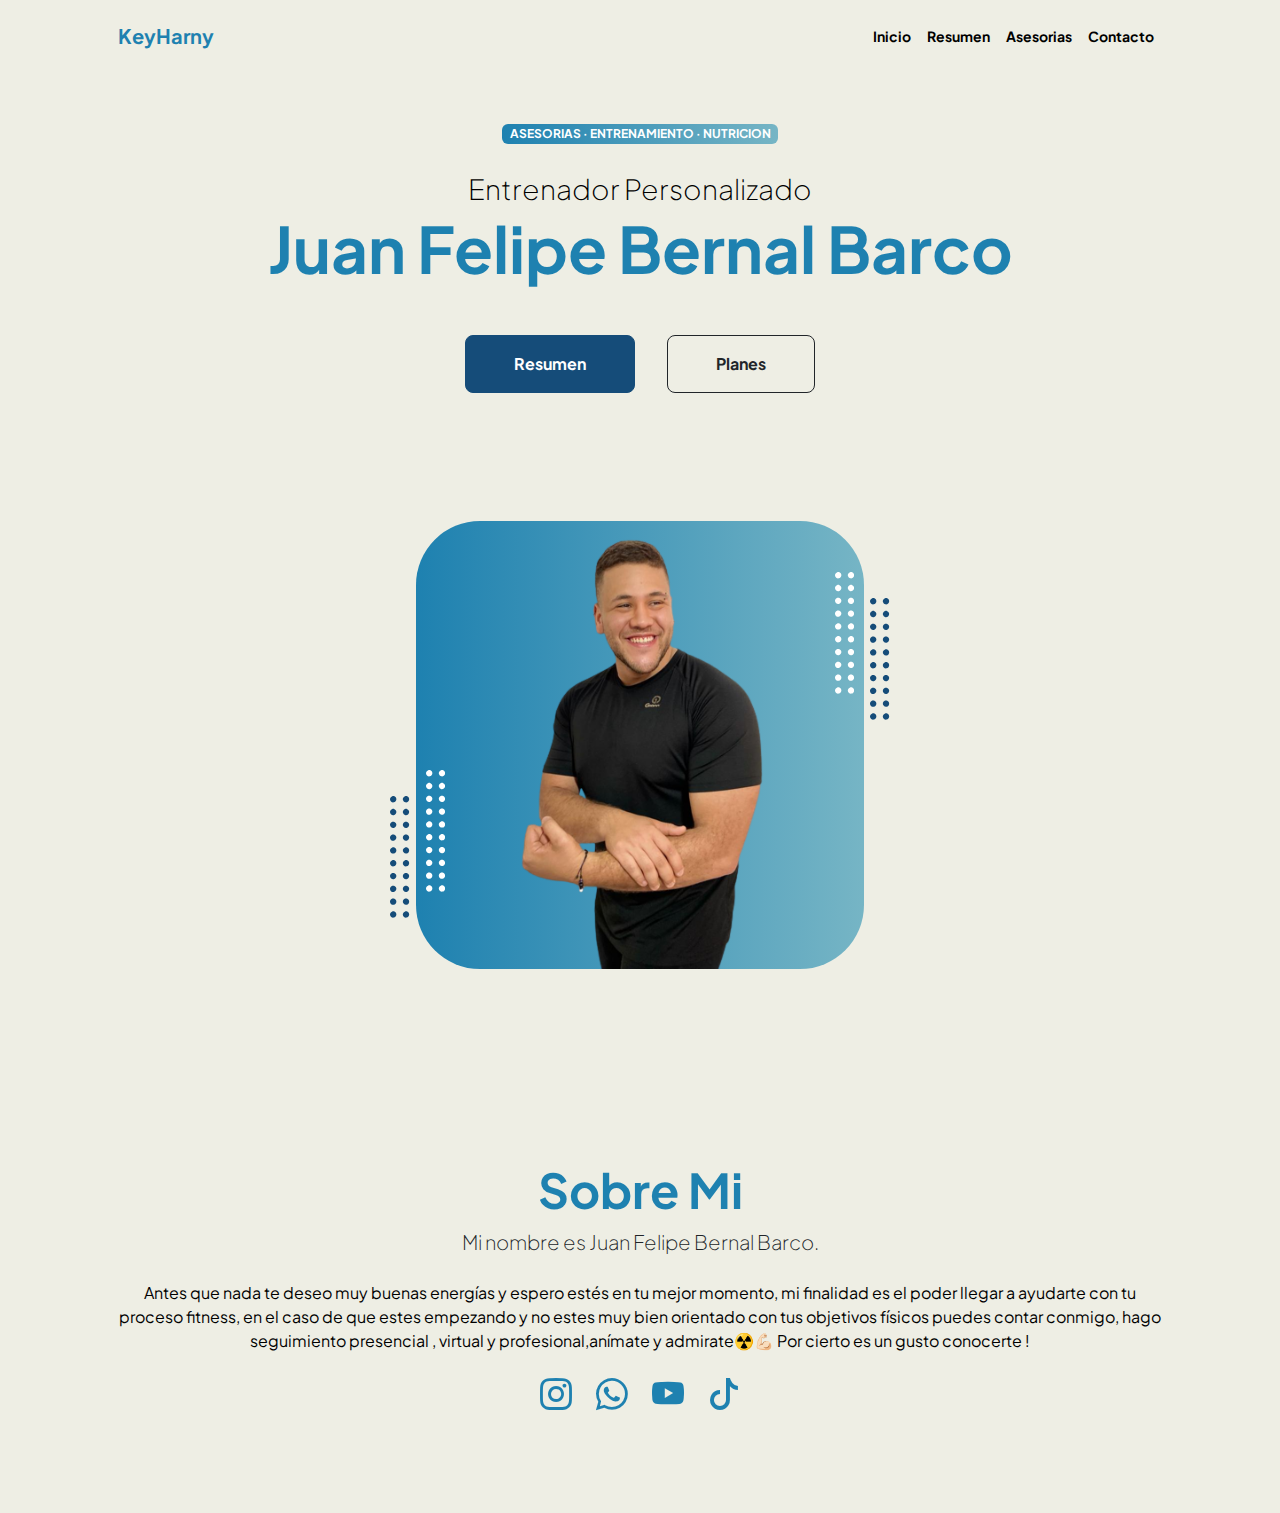
<file: index.html>
<!DOCTYPE html>
<html lang="en">
    <head>
        <meta charset="utf-8" />
        <meta name="viewport" content="width=device-width, initial-scale=1, shrink-to-fit=no" />
        <meta name="description" content="" />
        <meta name="author" content="" />
        <title>KeyHarny</title>
        <!-- Favicon-->
        <link rel="icon" type="image/x-icon" href="assets/icono.ico" />
        <!-- Custom Google font-->  
        <link rel="preconnect" href="https://fonts.googleapis.com" />
        <link rel="preconnect" href="https://fonts.gstatic.com" crossorigin />
        <link href="https://fonts.googleapis.com/css2?family=Plus+Jakarta+Sans:wght@100;200;300;400;500;600;700;800;900&amp;display=swap" rel="stylesheet" />
        <!-- Bootstrap icons--> 
        <link href="https://cdn.jsdelivr.net/npm/bootstrap-icons@1.8.1/font/bootstrap-icons.css" rel="stylesheet" />
        <!-- Core theme CSS (includes Bootstrap)--> 
        <link href="css/styles.css" rel="stylesheet" />
    </head>
    <body class="d-flex flex-column h-100">
        <main class="flex-shrink-0">
            <!-- Navigation-->
            <nav class="navbar navbar-expand-lg navbar-light bg-white py-3">
                <div class="container px-5">
                    <a class="navbar-brand" href="index.html"><span class="fw-bolder text-primary">KeyHarny</span></a>
                    <button class="navbar-toggler" type="button" data-bs-toggle="collapse" data-bs-target="#navbarSupportedContent" aria-controls="navbarSupportedContent" aria-expanded="false" aria-label="Toggle navigation"><span class="navbar-toggler-icon"></span></button>
                    <div class="collapse navbar-collapse" id="navbarSupportedContent">
                        <ul class="navbar-nav ms-auto mb-2 mb-lg-0 small fw-bolder">
                            <li class="nav-item"><a class="nav-link" href="index.html">Inicio</a></li>
                            <li class="nav-item"><a class="nav-link" href="resume.html">Resumen</a></li>
                            <li class="nav-item"><a class="nav-link" href="projects.html">Asesorias</a></li>
                            <li class="nav-item"><a class="nav-link" href="contact.html">Contacto</a></li>
                        </ul>
                    </div>
                </div>
            </nav>  
            <!-- Header-->
            <header class="py-5">
                <div class="container px-5 pb-5">
                    <div class="row gx-5 align-items-center">
                        <div class="col-xxl-5">
                            <!-- Header text content-->
                            <div class="text-center text-xxl-start">
                                <div class="badge bg-gradient-primary-to-secondary text-white mb-4"><div class="text-uppercase">Asesorias &middot; Entrenamiento &middot; Nutricion</div></div>
                                <div class="fs-3 fw-light text-muted">Entrenador Personalizado</div>
                                <h1 class="display-3 fw-bolder mb-5"><span class="text-gradient d-inline">Juan Felipe Bernal Barco</span></h1>
                                <div class="d-grid gap-3 d-sm-flex justify-content-sm-center justify-content-xxl-start mb-3">
                                    <a class="btn btn-primary btn-lg px-5 py-3 me-sm-3 fs-6 fw-bolder" href="resume.html">Resumen</a>
                                    <a class="btn btn-outline-dark btn-lg px-5 py-3 fs-6 fw-bolder" href="projects.html">Planes</a>
                                </div>
                            </div>  
                        </div>
                        <div class="col-xxl-7">
                            <!-- Header profile picture-->
                            <div class="d-flex justify-content-center mt-5 mt-xxl-0">
                                <div class="profile bg-gradient-primary-to-secondary">
                                    <!-- TIP: For best results, use a photo with a transparent background like the demo example below-->
                                    <!-- Watch a tutorial on how to do this on YouTube (link)-->
                                    <img class="profile-img" src="assets/perfil.png" alt="..." />
                                    <div class="dots-1">
                                        <!-- SVG Dots-->
                                        <svg version="1.1" xmlns="http://www.w3.org/2000/svg" xmlns:xlink="http://www.w3.org/1999/xlink" x="0px" y="0px" viewBox="0 0 191.6 1215.4" style="enable-background: new 0 0 191.6 1215.4" xml:space="preserve">
                                            <g transform="translate(0.000000,1280.000000) scale(0.100000,-0.100000)">
                                                <path d="M227.7,12788.6c-105-35-200-141-222-248c-43-206,163-412,369-369c155,32,275,190,260,339c-11,105-90,213-190,262        C383.7,12801.6,289.7,12808.6,227.7,12788.6z"></path>
                                                <path d="M1507.7,12788.6c-151-50-253-216-222-362c25-119,136-230,254-255c194-41,395,142,375,339c-11,105-90,213-190,262        C1663.7,12801.6,1569.7,12808.6,1507.7,12788.6z"></path>
                                                <path d="M227.7,11508.6c-105-35-200-141-222-248c-43-206,163-412,369-369c155,32,275,190,260,339c-11,105-90,213-190,262        C383.7,11521.6,289.7,11528.6,227.7,11508.6z"></path>
                                                <path d="M1507.7,11508.6c-151-50-253-216-222-362c25-119,136-230,254-255c194-41,395,142,375,339c-11,105-90,213-190,262        C1663.7,11521.6,1569.7,11528.6,1507.7,11508.6z"></path>
                                                <path d="M227.7,10228.6c-105-35-200-141-222-248c-43-206,163-412,369-369c155,32,275,190,260,339c-11,105-90,213-190,262        C383.7,10241.6,289.7,10248.6,227.7,10228.6z"></path>
                                                <path d="M1507.7,10228.6c-105-35-200-141-222-248c-43-206,163-412,369-369c155,32,275,190,260,339c-11,105-90,213-190,262        C1663.7,10241.6,1569.7,10248.6,1507.7,10228.6z"></path>
                                                <path d="M227.7,8948.6c-105-35-200-141-222-248c-43-206,163-412,369-369c155,32,275,190,260,339c-11,105-90,213-190,262        C383.7,8961.6,289.7,8968.6,227.7,8948.6z"></path>
                                                <path d="M1507.7,8948.6c-105-35-200-141-222-248c-43-206,163-412,369-369c155,32,275,190,260,339c-11,105-90,213-190,262        C1663.7,8961.6,1569.7,8968.6,1507.7,8948.6z"></path>
                                                <path d="M227.7,7668.6c-105-35-200-141-222-248c-43-206,163-412,369-369c155,32,275,190,260,339c-11,105-90,213-190,262        C383.7,7681.6,289.7,7688.6,227.7,7668.6z"></path>
                                                <path d="M1507.7,7668.6c-105-35-200-141-222-248c-43-206,163-412,369-369c155,32,275,190,260,339c-11,105-90,213-190,262        C1663.7,7681.6,1569.7,7688.6,1507.7,7668.6z"></path>
                                                <path d="M227.7,6388.6c-105-35-200-141-222-248c-43-206,163-412,369-369c155,32,275,190,260,339c-11,105-90,213-190,262        C383.7,6401.6,289.7,6408.6,227.7,6388.6z"></path>
                                                <path d="M1507.7,6388.6c-105-35-200-141-222-248c-43-206,163-412,369-369c155,32,275,190,260,339c-11,105-90,213-190,262        C1663.7,6401.6,1569.7,6408.6,1507.7,6388.6z"></path>
                                                <path d="M227.7,5108.6c-105-35-200-141-222-248c-43-206,163-412,369-369c155,32,275,190,260,339c-11,105-90,213-190,262        C383.7,5121.6,289.7,5128.6,227.7,5108.6z"></path>
                                                <path d="M1507.7,5108.6c-105-35-200-141-222-248c-43-206,163-412,369-369c155,32,275,190,260,339c-11,105-90,213-190,262        C1663.7,5121.6,1569.7,5128.6,1507.7,5108.6z"></path>
                                                <path d="M227.7,3828.6c-105-35-200-141-222-248c-43-206,163-412,369-369c155,32,275,190,260,339c-11,105-90,213-190,262        C383.7,3841.6,289.7,3848.6,227.7,3828.6z"></path>
                                                <path d="M1507.7,3828.6c-105-35-200-141-222-248c-43-206,163-412,369-369c155,32,275,190,260,339c-11,105-90,213-190,262        C1663.7,3841.6,1569.7,3848.6,1507.7,3828.6z"></path>
                                                <path d="M227.7,2548.6c-105-35-200-141-222-248c-43-206,163-412,369-369c155,32,275,190,260,339c-11,105-90,213-190,262        C383.7,2561.6,289.7,2568.6,227.7,2548.6z"></path>
                                                <path d="M1507.7,2548.6c-105-35-200-141-222-248c-43-206,163-412,369-369c155,32,275,190,260,339c-11,105-90,213-190,262        C1663.7,2561.6,1569.7,2568.6,1507.7,2548.6z"></path>
                                                <path d="M227.7,1268.6c-105-35-200-141-222-248c-43-206,163-412,369-369c155,32,275,190,260,339c-11,105-90,213-190,262        C383.7,1281.6,289.7,1288.6,227.7,1268.6z"></path>
                                                <path d="M1507.7,1268.6c-105-35-200-141-222-248c-43-206,163-412,369-369c155,32,275,190,260,339c-11,105-90,213-190,262        C1663.7,1281.6,1569.7,1288.6,1507.7,1268.6z"></path>
                                            </g>
                                        </svg>
                                        <!-- END of SVG dots-->
                                    </div>
                                    <div class="dots-2">
                                        <!-- SVG Dots-->
                                        <svg version="1.1" xmlns="http://www.w3.org/2000/svg" xmlns:xlink="http://www.w3.org/1999/xlink" x="0px" y="0px" viewBox="0 0 191.6 1215.4" style="enable-background: new 0 0 191.6 1215.4" xml:space="preserve">
                                            <g transform="translate(0.000000,1280.000000) scale(0.100000,-0.100000)">
                                                <path d="M227.7,12788.6c-105-35-200-141-222-248c-43-206,163-412,369-369c155,32,275,190,260,339c-11,105-90,213-190,262        C383.7,12801.6,289.7,12808.6,227.7,12788.6z"></path>
                                                <path d="M1507.7,12788.6c-151-50-253-216-222-362c25-119,136-230,254-255c194-41,395,142,375,339c-11,105-90,213-190,262        C1663.7,12801.6,1569.7,12808.6,1507.7,12788.6z"></path>
                                                <path d="M227.7,11508.6c-105-35-200-141-222-248c-43-206,163-412,369-369c155,32,275,190,260,339c-11,105-90,213-190,262        C383.7,11521.6,289.7,11528.6,227.7,11508.6z"></path>
                                                <path d="M1507.7,11508.6c-151-50-253-216-222-362c25-119,136-230,254-255c194-41,395,142,375,339c-11,105-90,213-190,262        C1663.7,11521.6,1569.7,11528.6,1507.7,11508.6z"></path>
                                                <path d="M227.7,10228.6c-105-35-200-141-222-248c-43-206,163-412,369-369c155,32,275,190,260,339c-11,105-90,213-190,262        C383.7,10241.6,289.7,10248.6,227.7,10228.6z"></path>
                                                <path d="M1507.7,10228.6c-105-35-200-141-222-248c-43-206,163-412,369-369c155,32,275,190,260,339c-11,105-90,213-190,262        C1663.7,10241.6,1569.7,10248.6,1507.7,10228.6z"></path>
                                                <path d="M227.7,8948.6c-105-35-200-141-222-248c-43-206,163-412,369-369c155,32,275,190,260,339c-11,105-90,213-190,262        C383.7,8961.6,289.7,8968.6,227.7,8948.6z"></path>
                                                <path d="M1507.7,8948.6c-105-35-200-141-222-248c-43-206,163-412,369-369c155,32,275,190,260,339c-11,105-90,213-190,262        C1663.7,8961.6,1569.7,8968.6,1507.7,8948.6z"></path>
                                                <path d="M227.7,7668.6c-105-35-200-141-222-248c-43-206,163-412,369-369c155,32,275,190,260,339c-11,105-90,213-190,262        C383.7,7681.6,289.7,7688.6,227.7,7668.6z"></path>
                                                <path d="M1507.7,7668.6c-105-35-200-141-222-248c-43-206,163-412,369-369c155,32,275,190,260,339c-11,105-90,213-190,262        C1663.7,7681.6,1569.7,7688.6,1507.7,7668.6z"></path>
                                                <path d="M227.7,6388.6c-105-35-200-141-222-248c-43-206,163-412,369-369c155,32,275,190,260,339c-11,105-90,213-190,262        C383.7,6401.6,289.7,6408.6,227.7,6388.6z"></path>
                                                <path d="M1507.7,6388.6c-105-35-200-141-222-248c-43-206,163-412,369-369c155,32,275,190,260,339c-11,105-90,213-190,262        C1663.7,6401.6,1569.7,6408.6,1507.7,6388.6z"></path>
                                                <path d="M227.7,5108.6c-105-35-200-141-222-248c-43-206,163-412,369-369c155,32,275,190,260,339c-11,105-90,213-190,262        C383.7,5121.6,289.7,5128.6,227.7,5108.6z"></path>
                                                <path d="M1507.7,5108.6c-105-35-200-141-222-248c-43-206,163-412,369-369c155,32,275,190,260,339c-11,105-90,213-190,262        C1663.7,5121.6,1569.7,5128.6,1507.7,5108.6z"></path>
                                                <path d="M227.7,3828.6c-105-35-200-141-222-248c-43-206,163-412,369-369c155,32,275,190,260,339c-11,105-90,213-190,262        C383.7,3841.6,289.7,3848.6,227.7,3828.6z"></path>
                                                <path d="M1507.7,3828.6c-105-35-200-141-222-248c-43-206,163-412,369-369c155,32,275,190,260,339c-11,105-90,213-190,262        C1663.7,3841.6,1569.7,3848.6,1507.7,3828.6z"></path>
                                                <path d="M227.7,2548.6c-105-35-200-141-222-248c-43-206,163-412,369-369c155,32,275,190,260,339c-11,105-90,213-190,262        C383.7,2561.6,289.7,2568.6,227.7,2548.6z"></path>
                                                <path d="M1507.7,2548.6c-105-35-200-141-222-248c-43-206,163-412,369-369c155,32,275,190,260,339c-11,105-90,213-190,262        C1663.7,2561.6,1569.7,2568.6,1507.7,2548.6z"></path>
                                                <path d="M227.7,1268.6c-105-35-200-141-222-248c-43-206,163-412,369-369c155,32,275,190,260,339c-11,105-90,213-190,262        C383.7,1281.6,289.7,1288.6,227.7,1268.6z"></path>
                                                <path d="M1507.7,1268.6c-105-35-200-141-222-248c-43-206,163-412,369-369c155,32,275,190,260,339c-11,105-90,213-190,262        C1663.7,1281.6,1569.7,1288.6,1507.7,1268.6z"></path>
                                            </g>
                                        </svg>
                                        <!-- END of SVG dots-->
                                    </div>
                                    <div class="dots-3">
                                        <!-- SVG Dots-->
                                        <svg version="1.1" xmlns="http://www.w3.org/2000/svg" xmlns:xlink="http://www.w3.org/1999/xlink" x="0px" y="0px" viewBox="0 0 191.6 1215.4" style="enable-background: new 0 0 191.6 1215.4" xml:space="preserve">
                                            <g transform="translate(0.000000,1280.000000) scale(0.100000,-0.100000)">
                                                <path d="M227.7,12788.6c-105-35-200-141-222-248c-43-206,163-412,369-369c155,32,275,190,260,339c-11,105-90,213-190,262        C383.7,12801.6,289.7,12808.6,227.7,12788.6z"></path>
                                                <path d="M1507.7,12788.6c-151-50-253-216-222-362c25-119,136-230,254-255c194-41,395,142,375,339c-11,105-90,213-190,262        C1663.7,12801.6,1569.7,12808.6,1507.7,12788.6z"></path>
                                                <path d="M227.7,11508.6c-105-35-200-141-222-248c-43-206,163-412,369-369c155,32,275,190,260,339c-11,105-90,213-190,262        C383.7,11521.6,289.7,11528.6,227.7,11508.6z"></path>
                                                <path d="M1507.7,11508.6c-151-50-253-216-222-362c25-119,136-230,254-255c194-41,395,142,375,339c-11,105-90,213-190,262        C1663.7,11521.6,1569.7,11528.6,1507.7,11508.6z"></path>
                                                <path d="M227.7,10228.6c-105-35-200-141-222-248c-43-206,163-412,369-369c155,32,275,190,260,339c-11,105-90,213-190,262        C383.7,10241.6,289.7,10248.6,227.7,10228.6z"></path>
                                                <path d="M1507.7,10228.6c-105-35-200-141-222-248c-43-206,163-412,369-369c155,32,275,190,260,339c-11,105-90,213-190,262        C1663.7,10241.6,1569.7,10248.6,1507.7,10228.6z"></path>
                                                <path d="M227.7,8948.6c-105-35-200-141-222-248c-43-206,163-412,369-369c155,32,275,190,260,339c-11,105-90,213-190,262        C383.7,8961.6,289.7,8968.6,227.7,8948.6z"></path>
                                                <path d="M1507.7,8948.6c-105-35-200-141-222-248c-43-206,163-412,369-369c155,32,275,190,260,339c-11,105-90,213-190,262        C1663.7,8961.6,1569.7,8968.6,1507.7,8948.6z"></path>
                                                <path d="M227.7,7668.6c-105-35-200-141-222-248c-43-206,163-412,369-369c155,32,275,190,260,339c-11,105-90,213-190,262        C383.7,7681.6,289.7,7688.6,227.7,7668.6z"></path>
                                                <path d="M1507.7,7668.6c-105-35-200-141-222-248c-43-206,163-412,369-369c155,32,275,190,260,339c-11,105-90,213-190,262        C1663.7,7681.6,1569.7,7688.6,1507.7,7668.6z"></path>
                                                <path d="M227.7,6388.6c-105-35-200-141-222-248c-43-206,163-412,369-369c155,32,275,190,260,339c-11,105-90,213-190,262        C383.7,6401.6,289.7,6408.6,227.7,6388.6z"></path>
                                                <path d="M1507.7,6388.6c-105-35-200-141-222-248c-43-206,163-412,369-369c155,32,275,190,260,339c-11,105-90,213-190,262        C1663.7,6401.6,1569.7,6408.6,1507.7,6388.6z"></path>
                                                <path d="M227.7,5108.6c-105-35-200-141-222-248c-43-206,163-412,369-369c155,32,275,190,260,339c-11,105-90,213-190,262        C383.7,5121.6,289.7,5128.6,227.7,5108.6z"></path>
                                                <path d="M1507.7,5108.6c-105-35-200-141-222-248c-43-206,163-412,369-369c155,32,275,190,260,339c-11,105-90,213-190,262        C1663.7,5121.6,1569.7,5128.6,1507.7,5108.6z"></path>
                                                <path d="M227.7,3828.6c-105-35-200-141-222-248c-43-206,163-412,369-369c155,32,275,190,260,339c-11,105-90,213-190,262        C383.7,3841.6,289.7,3848.6,227.7,3828.6z"></path>
                                                <path d="M1507.7,3828.6c-105-35-200-141-222-248c-43-206,163-412,369-369c155,32,275,190,260,339c-11,105-90,213-190,262        C1663.7,3841.6,1569.7,3848.6,1507.7,3828.6z"></path>
                                                <path d="M227.7,2548.6c-105-35-200-141-222-248c-43-206,163-412,369-369c155,32,275,190,260,339c-11,105-90,213-190,262        C383.7,2561.6,289.7,2568.6,227.7,2548.6z"></path>
                                                <path d="M1507.7,2548.6c-105-35-200-141-222-248c-43-206,163-412,369-369c155,32,275,190,260,339c-11,105-90,213-190,262        C1663.7,2561.6,1569.7,2568.6,1507.7,2548.6z"></path>
                                                <path d="M227.7,1268.6c-105-35-200-141-222-248c-43-206,163-412,369-369c155,32,275,190,260,339c-11,105-90,213-190,262        C383.7,1281.6,289.7,1288.6,227.7,1268.6z"></path>
                                                <path d="M1507.7,1268.6c-105-35-200-141-222-248c-43-206,163-412,369-369c155,32,275,190,260,339c-11,105-90,213-190,262        C1663.7,1281.6,1569.7,1288.6,1507.7,1268.6z"></path>
                                            </g>
                                        </svg>
                                        <!-- END of SVG dots-->
                                    </div>
                                    <div class="dots-4">
                                        <!-- SVG Dots-->
                                        <svg version="1.1" xmlns="http://www.w3.org/2000/svg" xmlns:xlink="http://www.w3.org/1999/xlink" x="0px" y="0px" viewBox="0 0 191.6 1215.4" style="enable-background: new 0 0 191.6 1215.4" xml:space="preserve">
                                            <g transform="translate(0.000000,1280.000000) scale(0.100000,-0.100000)">
                                                <path d="M227.7,12788.6c-105-35-200-141-222-248c-43-206,163-412,369-369c155,32,275,190,260,339c-11,105-90,213-190,262        C383.7,12801.6,289.7,12808.6,227.7,12788.6z"></path>
                                                <path d="M1507.7,12788.6c-151-50-253-216-222-362c25-119,136-230,254-255c194-41,395,142,375,339c-11,105-90,213-190,262        C1663.7,12801.6,1569.7,12808.6,1507.7,12788.6z"></path>
                                                <path d="M227.7,11508.6c-105-35-200-141-222-248c-43-206,163-412,369-369c155,32,275,190,260,339c-11,105-90,213-190,262        C383.7,11521.6,289.7,11528.6,227.7,11508.6z"></path>
                                                <path d="M1507.7,11508.6c-151-50-253-216-222-362c25-119,136-230,254-255c194-41,395,142,375,339c-11,105-90,213-190,262        C1663.7,11521.6,1569.7,11528.6,1507.7,11508.6z"></path>
                                                <path d="M227.7,10228.6c-105-35-200-141-222-248c-43-206,163-412,369-369c155,32,275,190,260,339c-11,105-90,213-190,262        C383.7,10241.6,289.7,10248.6,227.7,10228.6z"></path>
                                                <path d="M1507.7,10228.6c-105-35-200-141-222-248c-43-206,163-412,369-369c155,32,275,190,260,339c-11,105-90,213-190,262        C1663.7,10241.6,1569.7,10248.6,1507.7,10228.6z"></path>
                                                <path d="M227.7,8948.6c-105-35-200-141-222-248c-43-206,163-412,369-369c155,32,275,190,260,339c-11,105-90,213-190,262        C383.7,8961.6,289.7,8968.6,227.7,8948.6z"></path>
                                                <path d="M1507.7,8948.6c-105-35-200-141-222-248c-43-206,163-412,369-369c155,32,275,190,260,339c-11,105-90,213-190,262        C1663.7,8961.6,1569.7,8968.6,1507.7,8948.6z"></path>
                                                <path d="M227.7,7668.6c-105-35-200-141-222-248c-43-206,163-412,369-369c155,32,275,190,260,339c-11,105-90,213-190,262        C383.7,7681.6,289.7,7688.6,227.7,7668.6z"></path>
                                                <path d="M1507.7,7668.6c-105-35-200-141-222-248c-43-206,163-412,369-369c155,32,275,190,260,339c-11,105-90,213-190,262        C1663.7,7681.6,1569.7,7688.6,1507.7,7668.6z"></path>
                                                <path d="M227.7,6388.6c-105-35-200-141-222-248c-43-206,163-412,369-369c155,32,275,190,260,339c-11,105-90,213-190,262        C383.7,6401.6,289.7,6408.6,227.7,6388.6z"></path>
                                                <path d="M1507.7,6388.6c-105-35-200-141-222-248c-43-206,163-412,369-369c155,32,275,190,260,339c-11,105-90,213-190,262        C1663.7,6401.6,1569.7,6408.6,1507.7,6388.6z"></path>
                                                <path d="M227.7,5108.6c-105-35-200-141-222-248c-43-206,163-412,369-369c155,32,275,190,260,339c-11,105-90,213-190,262        C383.7,5121.6,289.7,5128.6,227.7,5108.6z"></path>
                                                <path d="M1507.7,5108.6c-105-35-200-141-222-248c-43-206,163-412,369-369c155,32,275,190,260,339c-11,105-90,213-190,262        C1663.7,5121.6,1569.7,5128.6,1507.7,5108.6z"></path>
                                                <path d="M227.7,3828.6c-105-35-200-141-222-248c-43-206,163-412,369-369c155,32,275,190,260,339c-11,105-90,213-190,262        C383.7,3841.6,289.7,3848.6,227.7,3828.6z"></path>
                                                <path d="M1507.7,3828.6c-105-35-200-141-222-248c-43-206,163-412,369-369c155,32,275,190,260,339c-11,105-90,213-190,262        C1663.7,3841.6,1569.7,3848.6,1507.7,3828.6z"></path>
                                                <path d="M227.7,2548.6c-105-35-200-141-222-248c-43-206,163-412,369-369c155,32,275,190,260,339c-11,105-90,213-190,262        C383.7,2561.6,289.7,2568.6,227.7,2548.6z"></path>
                                                <path d="M1507.7,2548.6c-105-35-200-141-222-248c-43-206,163-412,369-369c155,32,275,190,260,339c-11,105-90,213-190,262        C1663.7,2561.6,1569.7,2568.6,1507.7,2548.6z"></path>
                                                <path d="M227.7,1268.6c-105-35-200-141-222-248c-43-206,163-412,369-369c155,32,275,190,260,339c-11,105-90,213-190,262        C383.7,1281.6,289.7,1288.6,227.7,1268.6z"></path>
                                                <path d="M1507.7,1268.6c-105-35-200-141-222-248c-43-206,163-412,369-369c155,32,275,190,260,339c-11,105-90,213-190,262        C1663.7,1281.6,1569.7,1288.6,1507.7,1268.6z"></path>
                                            </g>
                                        </svg>
                                        <!-- END of SVG dots-->
                                    </div>
                                </div>
                            </div>
                        </div>
                    </div>
                </div>
            </header>
            <!-- About Section-->
            <section class="bg-light py-5">
                <div class="container px-5">
                    <div class="row gx-5 justify-content-center">
                        <div class="col-xxl-8">
                            <div class="text-center my-5">
                                <h2 class="display-5 fw-bolder"><span class="text-gradient d-inline">Sobre Mi</span></h2>
                                <p class="lead fw-light mb-4">Mi nombre es Juan Felipe Bernal Barco.</p>
                                <p class="text-muted">Antes que nada te deseo muy buenas energías y espero estés en tu mejor momento, mi finalidad es el poder llegar a ayudarte con tu proceso fitness, en el caso de que estes empezando y no estes muy bien orientado con tus objetivos físicos puedes contar conmigo,  hago seguimiento presencial , virtual y profesional,anímate y admirate☢️💪🏻
                                    Por cierto es un gusto conocerte !</p>
                                <div class="d-flex justify-content-center fs-2 gap-4">
                                    <a class="text-gradient" href="https://www.instagram.com/keyharny/" target="_blank"><i class="bi bi-instagram"></i></a>
                                    <a class="text-gradient" href="https://wa.me/+573164040800?text=Hola,%20vengo%20de%20la%20página%20web%20y%20estoy%20interesado%20en%20tus%20asesorías." target="_blank"><i class="bi bi-whatsapp"></i></a>
                                    <a class="text-gradient" href="https://www.youtube.com/@keyharny" target="_blank"><i class="bi bi-youtube"></i></a>
                                    <a class="text-gradient" href="https://www.tiktok.com/@keyharny" target="_blank"><i class="bi bi-tiktok"></i></a>
                                </div>
                            </div>
                        </div>
                    </div>
                </div>
            </section>
        </main>
        <!-- Bootstrap core JS-->
        <script src="https://cdn.jsdelivr.net/npm/bootstrap@5.2.3/dist/js/bootstrap.bundle.min.js"></script>
        <!-- Core theme JS-->
        <script src="js/scripts.js"></script>
    </body>
</html>
</file>
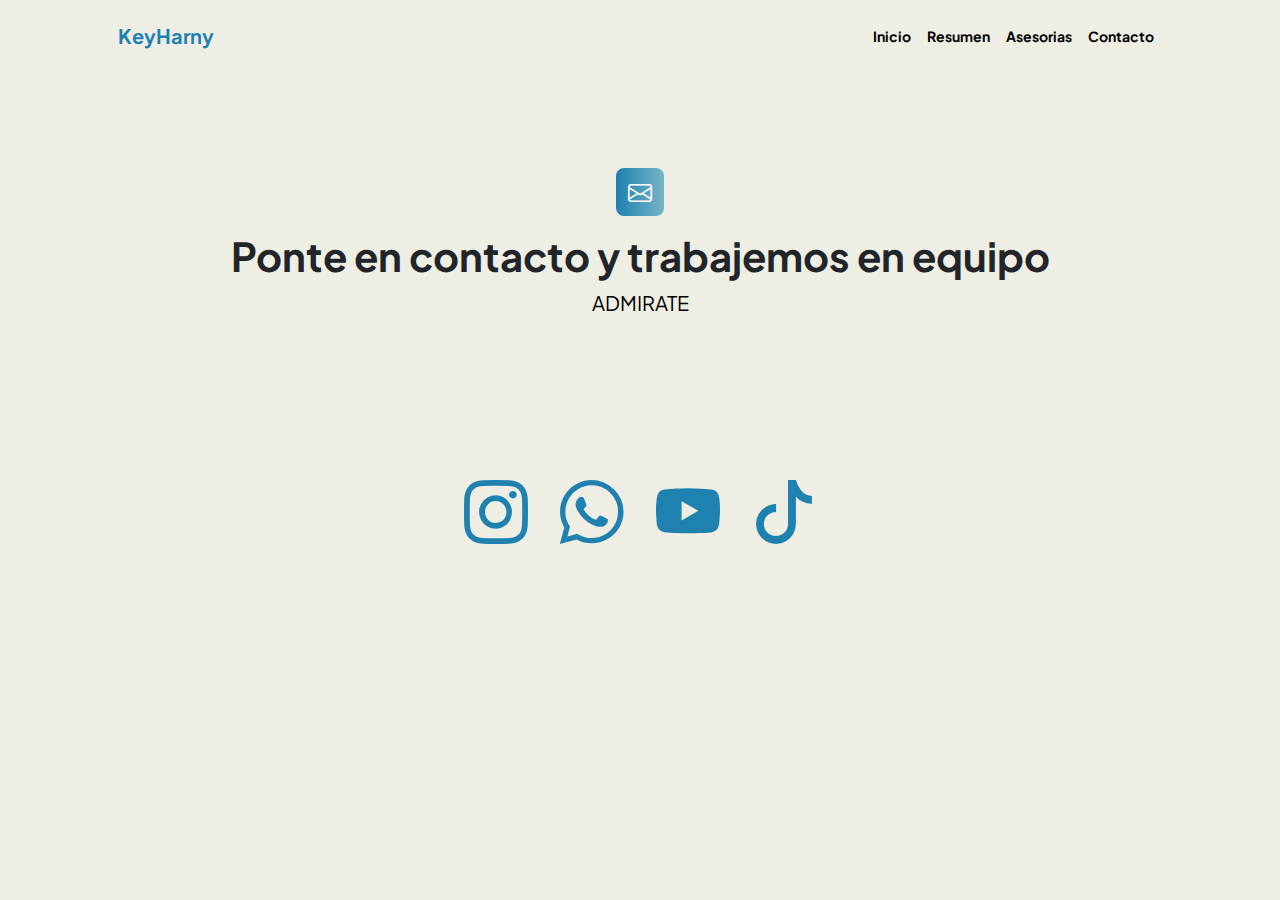
<file: contact.html>
<!DOCTYPE html>
<html lang="en">
    <head>
        <meta charset="utf-8" />
        <meta name="viewport" content="width=device-width, initial-scale=1, shrink-to-fit=no" />
        <meta name="description" content />
        <meta name="author" content />
        <title>Contacto - KeyHarny</title>
        <!-- Favicon-->
        <link rel="icon" type="image/x-icon" href="assets/icono.ico" />
        <!-- Custom Google font-->
        <link rel="preconnect" href="https://fonts.googleapis.com" />
        <link rel="preconnect" href="https://fonts.gstatic.com" crossorigin />
        <link href="https://fonts.googleapis.com/css2?family=Plus+Jakarta+Sans:wght@100;200;300;400;500;600;700;800;900&amp;display=swap" rel="stylesheet" />
        <!-- Bootstrap icons-->
        <link href="https://cdn.jsdelivr.net/npm/bootstrap-icons@1.8.1/font/bootstrap-icons.css" rel="stylesheet" />
        <!-- Core theme CSS (includes Bootstrap)-->
        <link href="css/styles.css" rel="stylesheet" />
    </head>
    <body class="d-flex flex-column">
        <main class="flex-shrink-0">
            <!-- Navigation-->
            <nav class="navbar navbar-expand-lg navbar-light bg-white py-3">
                <div class="container px-5">
                    <a class="navbar-brand" href="index.html"><span class="fw-bolder text-primary">KeyHarny</span></a>
                    <button class="navbar-toggler" type="button" data-bs-toggle="collapse" data-bs-target="#navbarSupportedContent" aria-controls="navbarSupportedContent" aria-expanded="false" aria-label="Toggle navigation"><span class="navbar-toggler-icon"></span></button>
                    <div class="collapse navbar-collapse" id="navbarSupportedContent">
                        <ul class="navbar-nav ms-auto mb-2 mb-lg-0 small fw-bolder">
                            <li class="nav-item"><a class="nav-link" href="index.html">Inicio</a></li>
                            <li class="nav-item"><a class="nav-link" href="resume.html">Resumen</a></li>
                            <li class="nav-item"><a class="nav-link" href="projects.html">Asesorias</a></li>
                            <li class="nav-item"><a class="nav-link" href="contact.html">Contacto</a></li>
                        </ul>
                    </div>
                </div>
            </nav>
            <!-- Page content-->
            <section class="py-5">
                <div class="container px-5">
                    <!-- Contact form-->
                    <div class="bg-light rounded-4 py-5 px-4 px-md-5">
                        <div class="text-center mb-5">
                            <div class="feature bg-primary bg-gradient-primary-to-secondary text-white rounded-3 mb-3"><i class="bi bi-envelope"></i></div>
                            <h1 class="fw-bolder">Ponte en contacto y trabajemos en equipo</h1>
                            <p class="lead fw-normal text-muted mb-0">ADMIRATE</p>
                        </div>
                        <div class="row gx-5 justify-content-center">
                            <div class="col-lg-8 col-xl-6">
                                <!-- * * * * * * * * * * * * * * *-->
                                <!-- * * SB Forms Contact Form * *-->
                                <!-- * * * * * * * * * * * * * * *-->
                                <!-- This form is pre-integrated with SB Forms.-->
                                <!-- To make this form functional, sign up at-->
                                <!-- https://startbootstrap.com/solution/contact-forms-->
                                <!-- to get an API token!-->
                            <!-- About Section-->
            <section class="bg-light py-5">
                <div class="container px-5">
                    <div class="row gx-5 justify-content-center">
                        <div class="col-xxl-8">
                            <div class="text-center my-5">
                                <div class="d-flex justify-content-center fs-0 gap-5">
                                    <a class="text-gradient" href="https://www.instagram.com/keyharny/" target="_blank"><i class="bi bi-instagram"></i></a>
                                    <a class="text-gradient" href="https://wa.me/+573164040800?text=Hola,%20vengo%20de%20la%20página%20web%20y%20estoy%20interesado%20en%20tus%20asesorías." target="_blank"><i class="bi bi-whatsapp"></i></a>
                                    <a class="text-gradient" href="https://www.youtube.com/@keyharny" target="_blank"><i class="bi bi-youtube"></i></a>
                                    <a class="text-gradient" href="https://www.tiktok.com/@keyharny" target="_blank"><i class="bi bi-tiktok"></i></a>
                                </div>
                            </div>  
                        </div>
                    </div>
                </div>
            </section>
                            </div>
                        </div>
                    </div>
                </div>
            </section>
        </main>
        <script src="https://cdn.jsdelivr.net/npm/bootstrap@5.2.3/dist/js/bootstrap.bundle.min.js"></script>
        <!-- Core theme JS-->
        <script src="js/scripts.js"></script>
        <!-- * * * * * * * * * * * * * * * * * * * * * * * * * * * * * * * * * * * * * * * *-->
        <!-- * *                               SB Forms JS                               * *-->
        <!-- * * Activate your form at https://startbootstrap.com/solution/contact-forms * *-->
        <!-- * * * * * * * * * * * * * * * * * * * * * * * * * * * * * * * * * * * * * * * *-->
        <script src="https://cdn.startbootstrap.com/sb-forms-latest.js"></script>
    </body>
</html>
</file>
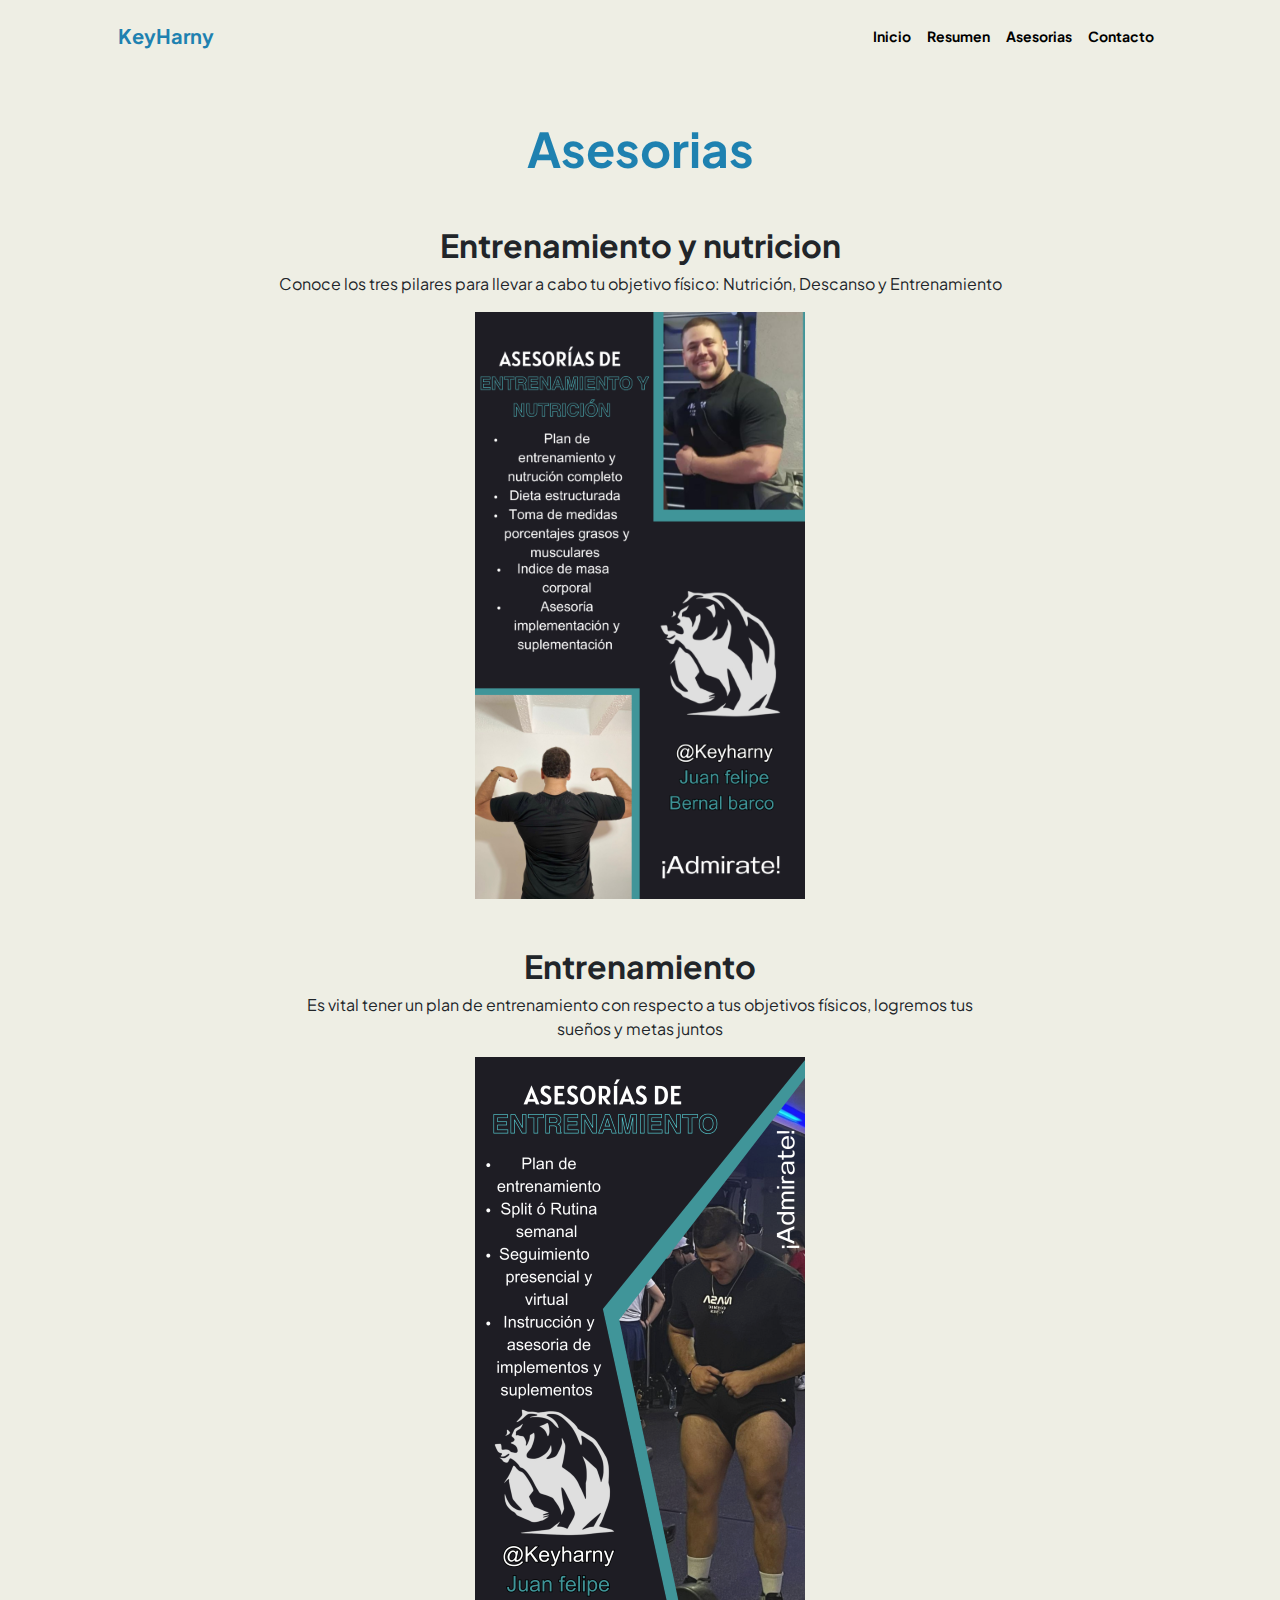
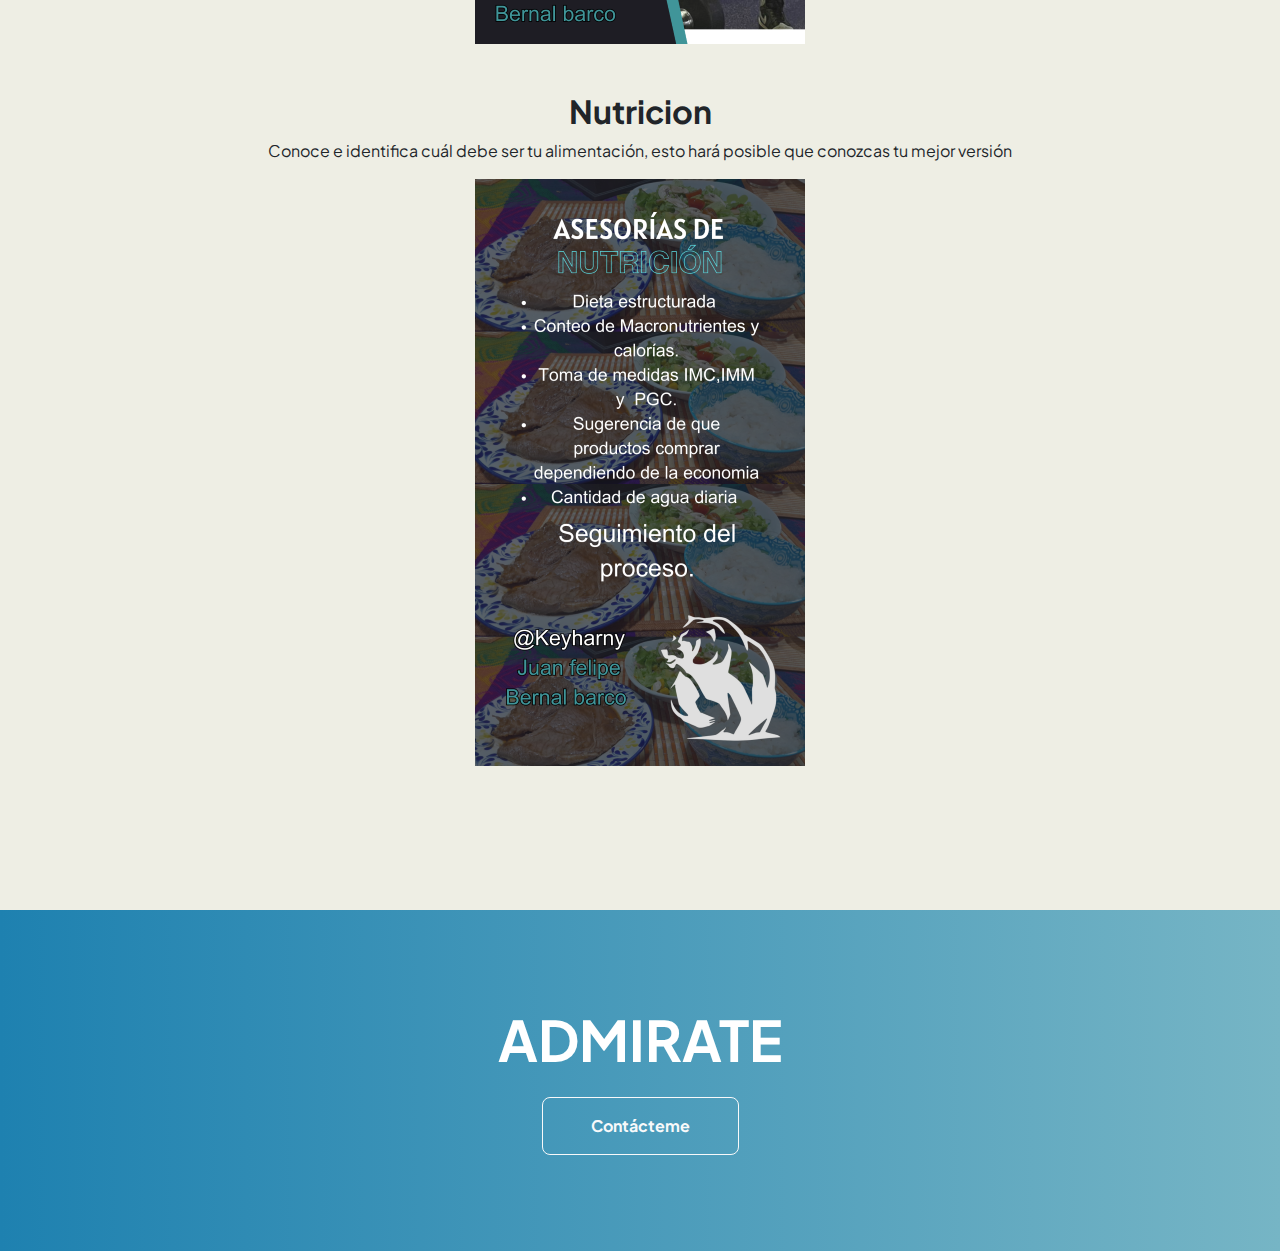
<file: projects.html>
<!DOCTYPE html>
<html lang="en">
    <head>
        <meta charset="utf-8" />
        <meta name="viewport" content="width=device-width, initial-scale=1, shrink-to-fit=no" />
        <meta name="description" content="" />
        <meta name="author" content="" />
        <title>Planes - KeyHarny</title>
        <!-- Favicon-->
        <link rel="icon" type="image/x-icon" href="assets/icono.ico" />
        <!-- Custom Google font-->
        <link rel="preconnect" href="https://fonts.googleapis.com" />
        <link rel="preconnect" href="https://fonts.gstatic.com" crossorigin />
        <link href="https://fonts.googleapis.com/css2?family=Plus+Jakarta+Sans:wght@100;200;300;400;500;600;700;800;900&amp;display=swap" rel="stylesheet" />
        <!-- Bootstrap icons-->
        <link href="https://cdn.jsdelivr.net/npm/bootstrap-icons@1.8.1/font/bootstrap-icons.css" rel="stylesheet" />
        <!-- Core theme CSS (includes Bootstrap)-->
        <link href="css/styles.css" rel="stylesheet" />
    </head>
    <body class="d-flex flex-column h-100 bg-light">
        <main class="flex-shrink-0">
            <!-- Navigation-->
            <nav class="navbar navbar-expand-lg navbar-light bg-white py-3">
                <div class="container px-5">
                    <a class="navbar-brand" href="index.html"><span class="fw-bolder text-primary">KeyHarny</span></a>
                    <button class="navbar-toggler" type="button" data-bs-toggle="collapse" data-bs-target="#navbarSupportedContent" aria-controls="navbarSupportedContent" aria-expanded="false" aria-label="Toggle navigation"><span class="navbar-toggler-icon"></span></button>
                    <div class="collapse navbar-collapse" id="navbarSupportedContent">
                        <ul class="navbar-nav ms-auto mb-2 mb-lg-0 small fw-bolder">
                            <li class="nav-item"><a class="nav-link" href="index.html">Inicio</a></li>
                            <li class="nav-item"><a class="nav-link" href="resume.html">Resumen</a></li>
                            <li class="nav-item"><a class="nav-link" href="projects.html">Asesorias</a></li>
                            <li class="nav-item"><a class="nav-link" href="contact.html">Contacto</a></li>
                        </ul>
                    </div>
                </div>
            </nav>
            <!-- Projects Section-->
            <section class="py-5">
                <div class="container px-5 mb-5">
                    <div class="text-center mb-5">
                        <h1 class="display-5 fw-bolder mb-0"><span class="text-gradient d-inline">Asesorias</span></h1>
                    </div>
                    <div class="row gx-5 justify-content-center">
                        <div class="col-lg-11 col-xl-9 col-xxl-8">
                            <!-- Project Card 1-->
                            <div>
                                <h2 class="fw-bolder text-center">Entrenamiento y nutricion</h2>
                                <p class="text-center">Conoce los tres pilares para llevar a cabo tu objetivo físico: Nutrición, Descanso y Entrenamiento</p>
                                <div class="text-center">
                                    <img class="img-fluid" src="assets/entrenamientoNutricion.png" alt="..." />
                                </div>
                                <br>
                                <br>
                            </div>

                            <!-- Project Card 2-->
                            <div>
                                <h2 class="fw-bolder text-center">Entrenamiento</h2>
                                <p class="text-center">Es vital tener un plan de entrenamiento con respecto a tus objetivos físicos, logremos tus sueños y metas juntos</p>
                                <div class="text-center">
                                    <img class="img-fluid" src="assets/entrenamiento.png" alt="..." />
                                </div>
                                <br>
                                <br>
                            </div>

                            <!-- Project Card 3-->
                            <div>
                                <h2 class="fw-bolder text-center">Nutricion</h2>
                                <p class="text-center">Conoce e identifica cuál debe ser tu alimentación, esto hará posible que conozcas tu mejor versión</p>
                                <div class="text-center">
                                    <img class="img-fluid" src="assets/nutricion.png" alt="..." />
                                </div>
                                <br>
                                <br>
                            </div>
                        </div>
                    </div>
                </div>
            </section>
            <!-- Call to action section-->
            <section class="py-5 bg-gradient-primary-to-secondary text-white">
                <div class="container px-5 my-5">
                    <div class="text-center">
                        <h2 class="display-4 fw-bolder mb-4">ADMIRATE</h2>
                        <a class="btn btn-outline-light btn-lg px-5 py-3 fs-6 fw-bolder" href="https://wa.me/+573164040800?text=Hola,%20vengo%20de%20la%20página%20web%20y%20estoy%20interesado%20en%20tus%20asesorías." target="_blank">Contácteme</a>
                    </div>
                </div>
            </section>
        </main>
        <!-- Bootstrap core JS-->
        <script src="https://cdn.jsdelivr.net/npm/bootstrap@5.2.3/dist/js/bootstrap.bundle.min.js"></script>
        <!-- Core theme JS-->
        <script src="js/scripts.js"></script>
    </body>
</html>
</file>
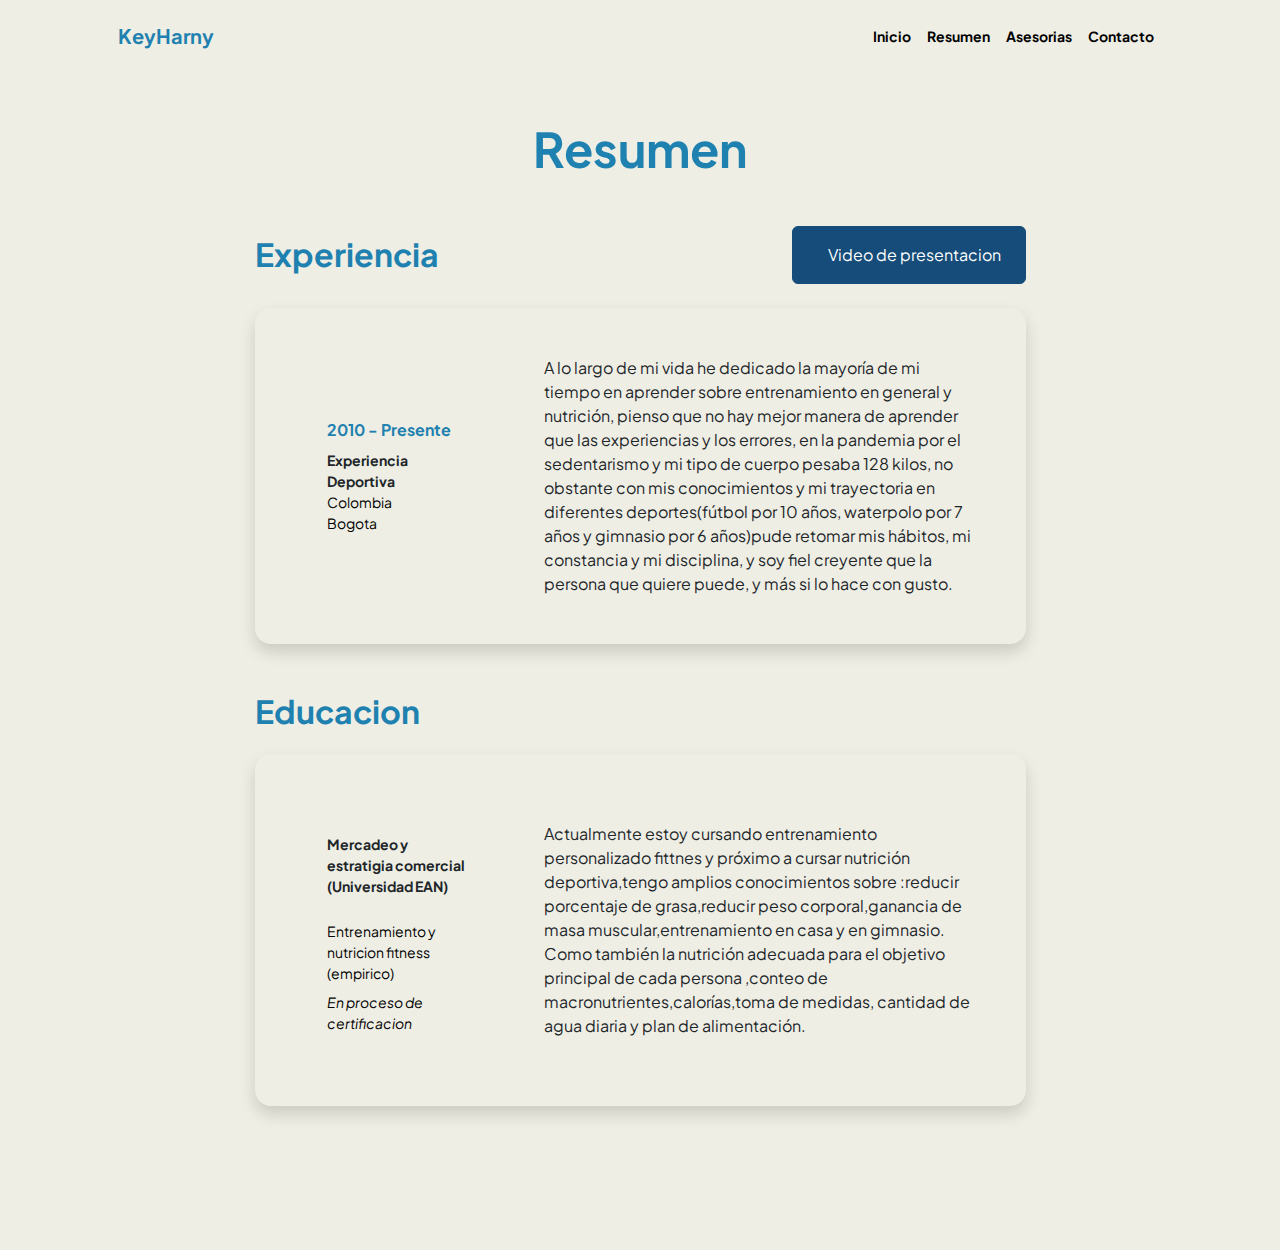
<file: resume.html>
<!DOCTYPE html>
<html lang="en">
    <head>
        <meta charset="utf-8" />
        <meta name="viewport" content="width=device-width, initial-scale=1, shrink-to-fit=no" />
        <meta name="description" content="" />
        <meta name="author" content="" />
        <title>Resumen - KeyHarny</title>
        <!-- Favicon-->
        <link rel="icon" type="image/x-icon" href="assets/icono.ico" />
        <!-- Custom Google font-->
        <link rel="preconnect" href="https://fonts.googleapis.com" />
        <link rel="preconnect" href="https://fonts.gstatic.com" crossorigin />
        <link href="https://fonts.googleapis.com/css2?family=Plus+Jakarta+Sans:wght@100;200;300;400;500;600;700;800;900&amp;display=swap" rel="stylesheet" />
        <!-- Bootstrap icons-->
        <link href="https://cdn.jsdelivr.net/npm/bootstrap-icons@1.8.1/font/bootstrap-icons.css" rel="stylesheet" />
        <!-- Core theme CSS (includes Bootstrap)-->
        <link href="css/styles.css" rel="stylesheet" />
    </head>
    <body class="d-flex flex-column h-100 bg-light">
        <main class="flex-shrink-0">
            <!-- Navigation-->
            <nav class="navbar navbar-expand-lg navbar-light bg-white py-3">
                <div class="container px-5">
                    <a class="navbar-brand" href="index.html"><span class="fw-bolder text-primary">KeyHarny</span></a>
                    <button class="navbar-toggler" type="button" data-bs-toggle="collapse" data-bs-target="#navbarSupportedContent" aria-controls="navbarSupportedContent" aria-expanded="false" aria-label="Toggle navigation"><span class="navbar-toggler-icon"></span></button>
                    <div class="collapse navbar-collapse" id="navbarSupportedContent">
                        <ul class="navbar-nav ms-auto mb-2 mb-lg-0 small fw-bolder">
                            <li class="nav-item"><a class="nav-link" href="index.html">Inicio</a></li>
                            <li class="nav-item"><a class="nav-link" href="resume.html">Resumen</a></li>
                            <li class="nav-item"><a class="nav-link" href="projects.html">Asesorias</a></li>
                            <li class="nav-item"><a class="nav-link" href="contact.html">Contacto</a></li>
                        </ul>
                    </div>
                </div>
            </nav>
            <!-- Page Content-->
            <div class="container px-5 my-5">
                <div class="text-center mb-5">
                    <h1 class="display-5 fw-bolder mb-0"><span class="text-gradient d-inline">Resumen</span></h1>
                </div>
                <div class="row gx-5 justify-content-center">
                    <div class="col-lg-11 col-xl-9 col-xxl-8">
                        <!-- Experience Section-->  
                        <section>
                            <div class="d-flex align-items-center justify-content-between mb-4">
                                <h2 class="text-primary fw-bolder mb-0">Experiencia</h2>
                                <!-- Download resume button-->
                                <!-- Note: Set the link href target to a PDF file within your project-->
                                <a class="btn btn-primary px-4 py-3" href="https://www.youtube.com/watch?v=9QpDfSxHwxc" target="_blank">
                                    <div class="d-inline-block bi d me-2"></div>    
                                    Video de presentacion   
                                </a>
                            </div>
                            <!-- Experience Card 1-->
                            <div class="card shadow border-0 rounded-4 mb-5">
                                <div class="card-body p-5">
                                    <div class="row align-items-center gx-5">
                                        <div class="col text-center text-lg-start mb-4 mb-lg-0">
                                            <div class="bg-light p-4 rounded-4">
                                                <div class="text-primary fw-bolder mb-2">2010 - Presente</div>
                                                <div class="small fw-bolder">Experiencia Deportiva</div>
                                                <div class="small text-muted">Colombia</div>
                                                <div class="small text-muted">Bogota</div>
                                            </div>
                                        </div>
                                        <div class="col-lg-8"><div>A lo largo de mi vida he dedicado la mayoría de mi tiempo en aprender sobre entrenamiento en general y nutrición, pienso que no hay mejor manera de aprender que las experiencias y los errores, en la pandemia por el sedentarismo y mi tipo de cuerpo pesaba 128 kilos, no obstante con mis conocimientos y mi trayectoria en diferentes deportes(fútbol por 10 años, waterpolo por 7 años y gimnasio por 6 años)pude retomar mis hábitos, mi constancia y mi disciplina, y soy fiel creyente que la persona que quiere puede, y más si lo hace con gusto.

                                            </div></div>
                                    </div>
                                </div>
                            </div>
                        </section>
                        <!-- Education Section-->
                        <section>
                            <h2 class="text-secondary fw-bolder mb-4">Educacion</h2>
                            <!-- Education Card 1-->
                            <div class="card shadow border-0 rounded-4 mb-5">
                                <div class="card-body p-5">
                                    <div class="row align-items-center gx-5">
                                        <div class="col text-center text-lg-start mb-4 mb-lg-0">
                                            <div class="bg-light p-4 rounded-4">
                                                <div class="text-secondary fw-bolder mb-2"></div>
                                                <div class="mb-2">
                                                    <div class="small fw-bolder">Mercadeo y estratigia comercial (Universidad EAN)</div>
                                                    <br>
                                                    <div class="small text-muted">Entrenamiento y nutricion fitness (empirico)</div>
                                                </div>
                                                <div class="fst-italic">
                                                    <div class="small text-muted">En proceso de certificacion</div>
                                                    <div class="small text-muted"></div>
                                                </div>
                                            </div>
                                        </div>
                                        <div class="col-lg-8"><div>Actualmente estoy cursando entrenamiento personalizado fittnes y próximo a cursar nutrición deportiva,tengo amplios conocimientos sobre :reducir porcentaje de grasa,reducir peso corporal,ganancia de masa muscular,entrenamiento en casa y en gimnasio.
                                            
                                            Como también la nutrición adecuada para el objetivo principal de cada persona ,conteo de macronutrientes,calorías,toma de medidas, cantidad de agua diaria y plan de alimentación.</div></div>
                                    </div>
                                </div>
                            </div>
                            
                        </section>
                        <!-- Divider-->
                        <div class="pb-5"></div>
                        <!-- Skills Section-->
                        <section>
        </main>
        
        <!-- Bootstrap core JS-->
        <script src="https://cdn.jsdelivr.net/npm/bootstrap@5.2.3/dist/js/bootstrap.bundle.min.js"></script>
        <!-- Core theme JS-->
        <script src="js/scripts.js"></script>
    </body>
</html>
</file>
